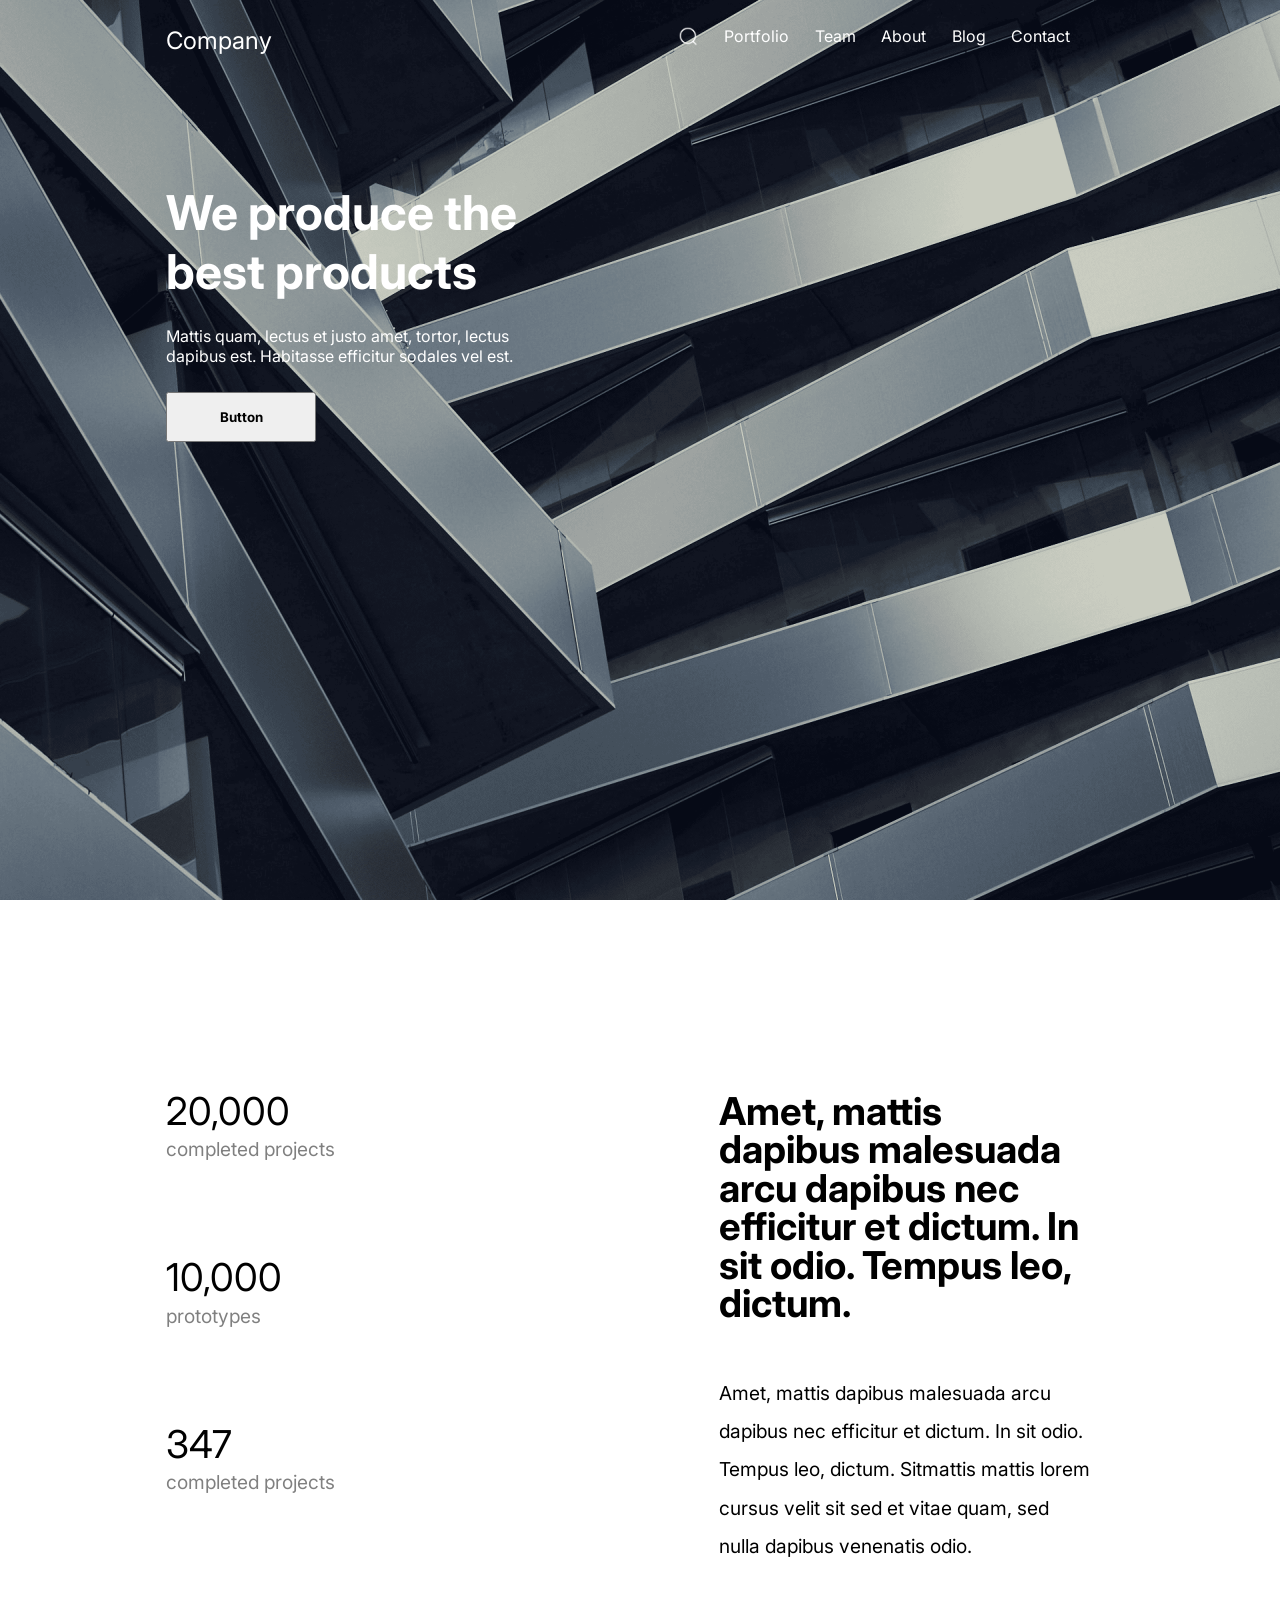
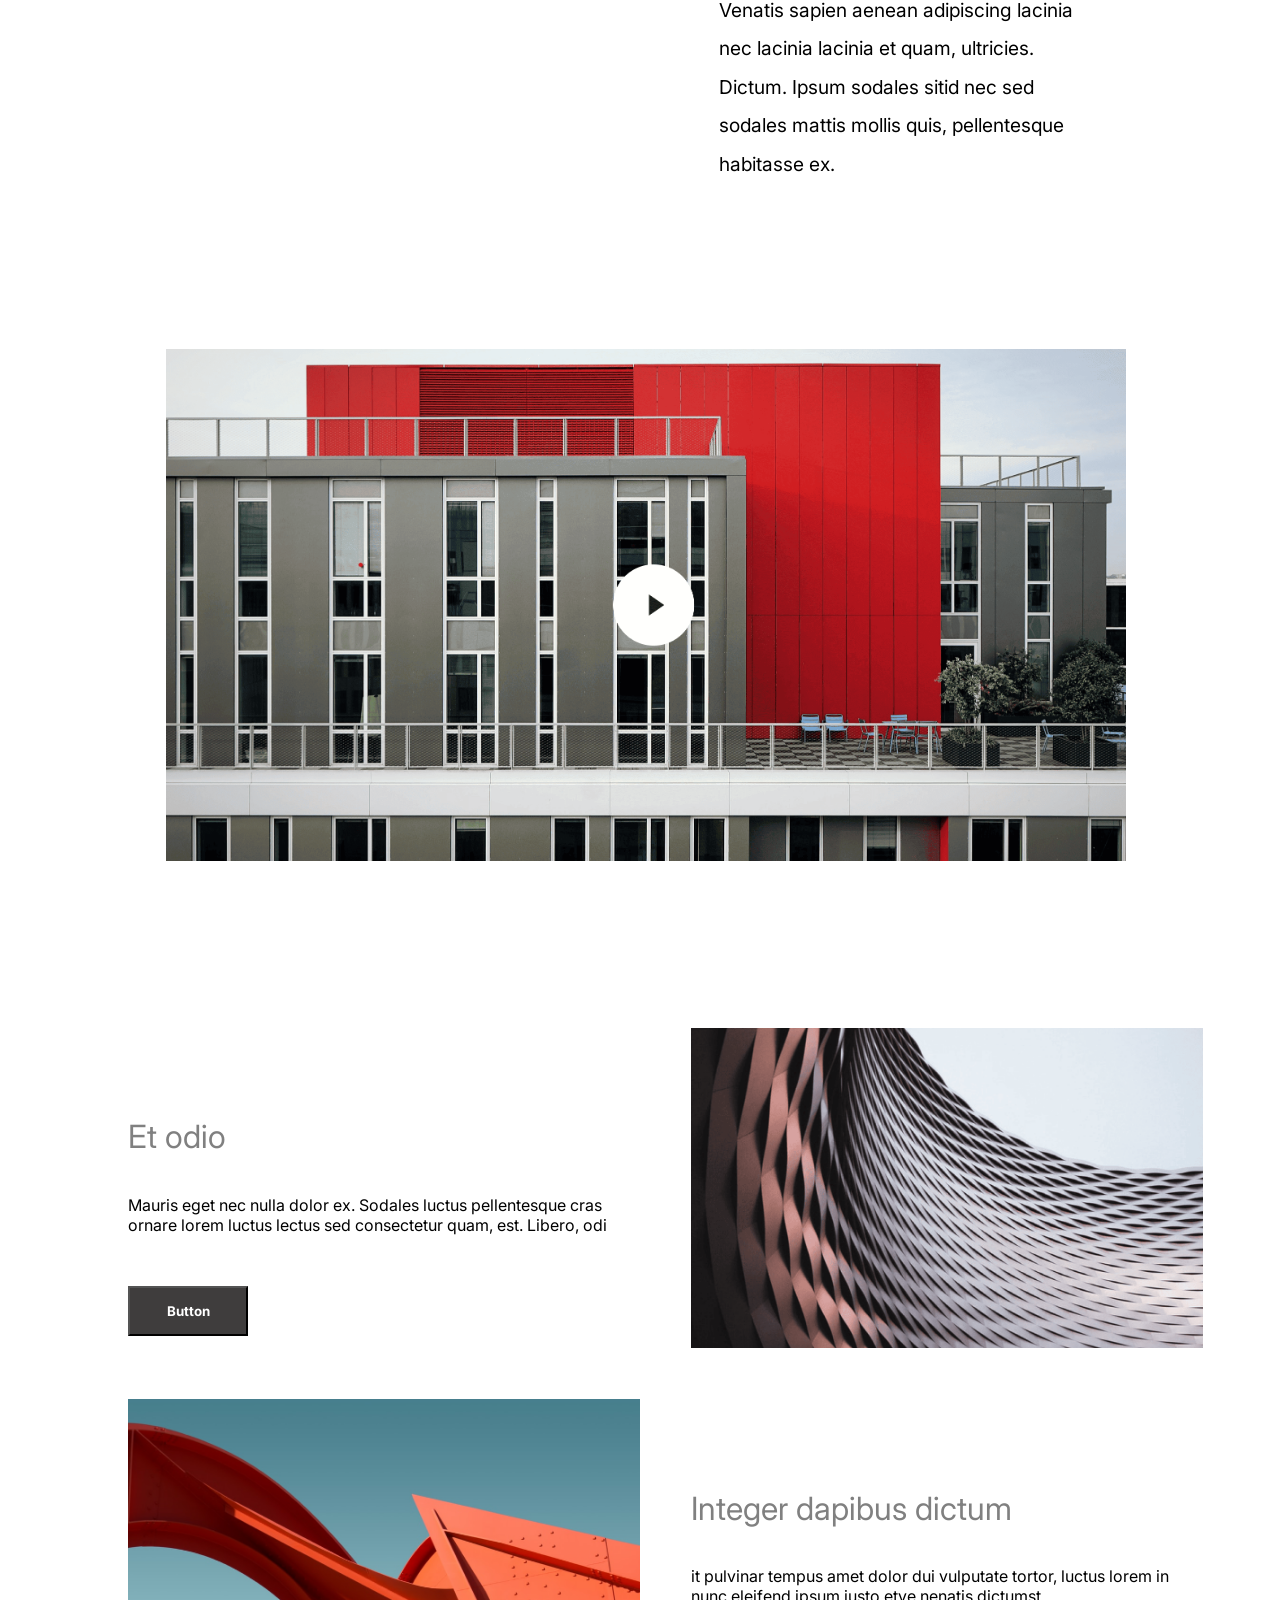
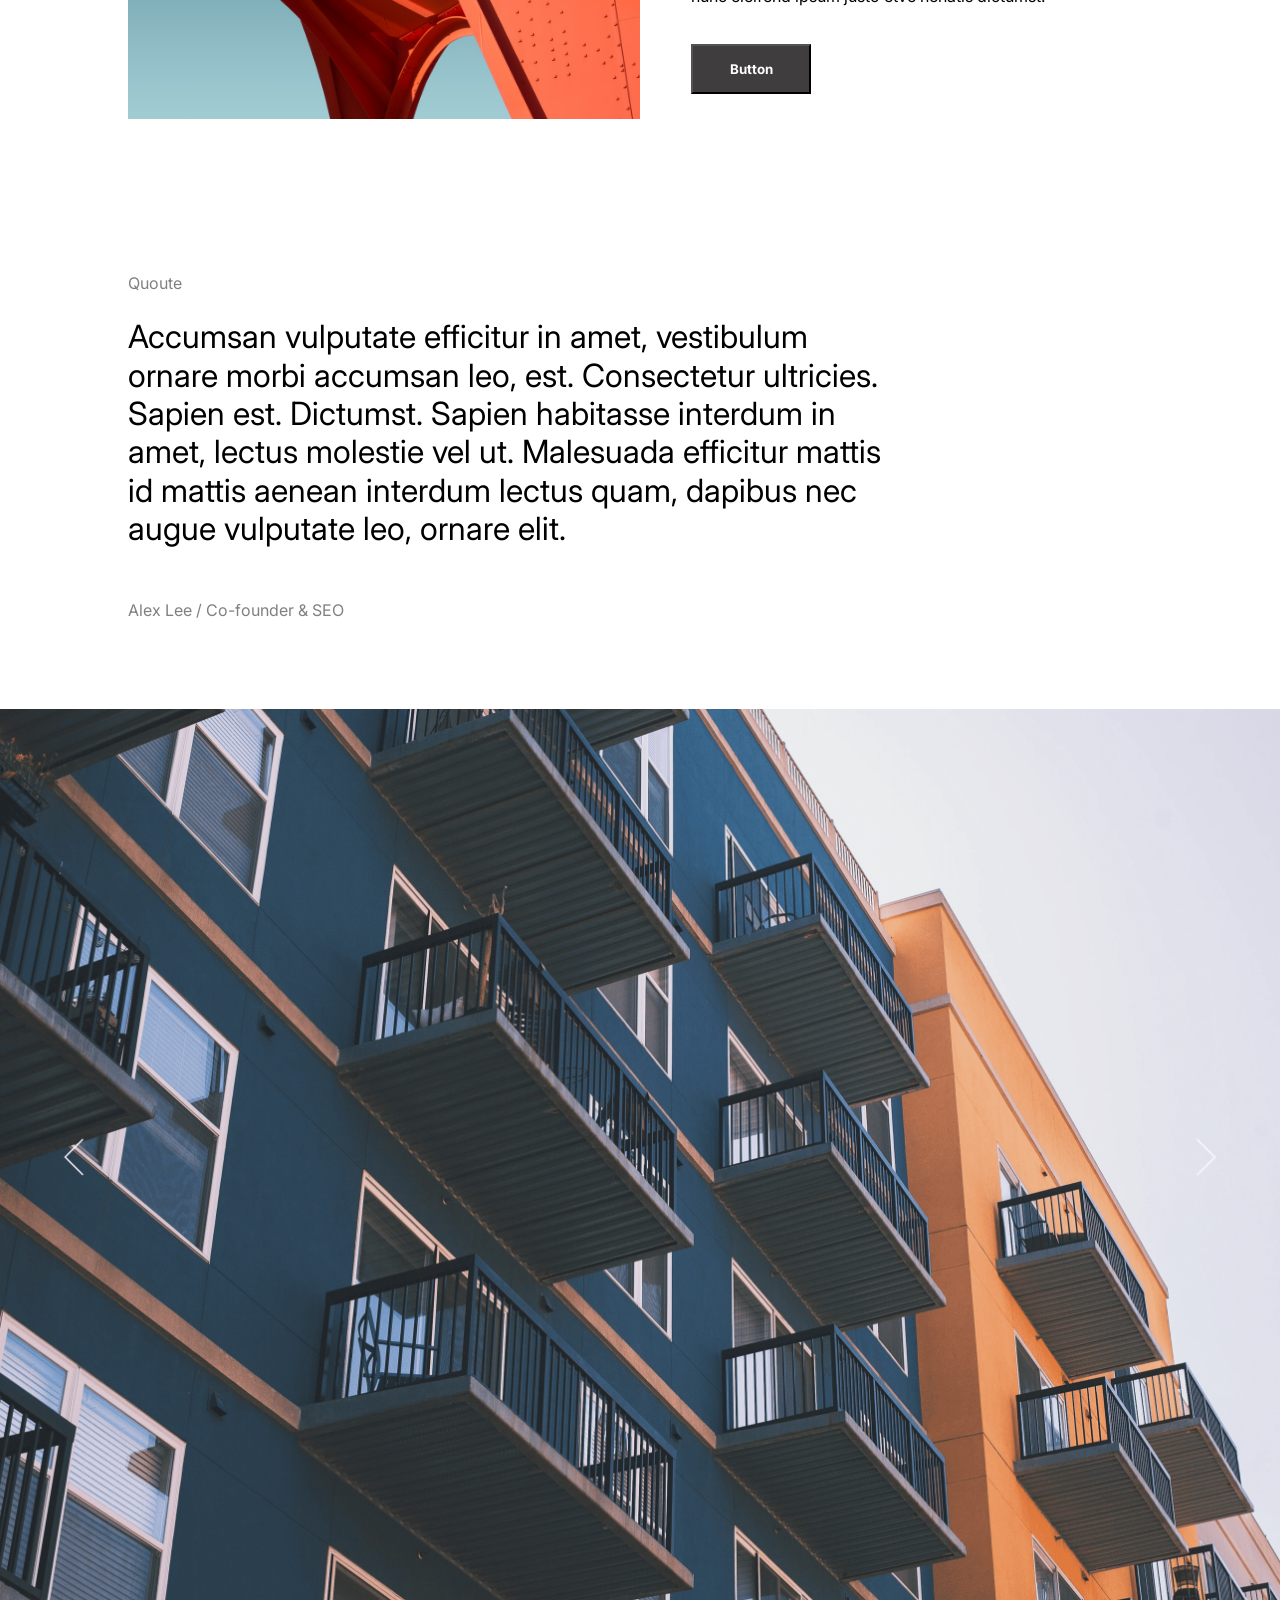
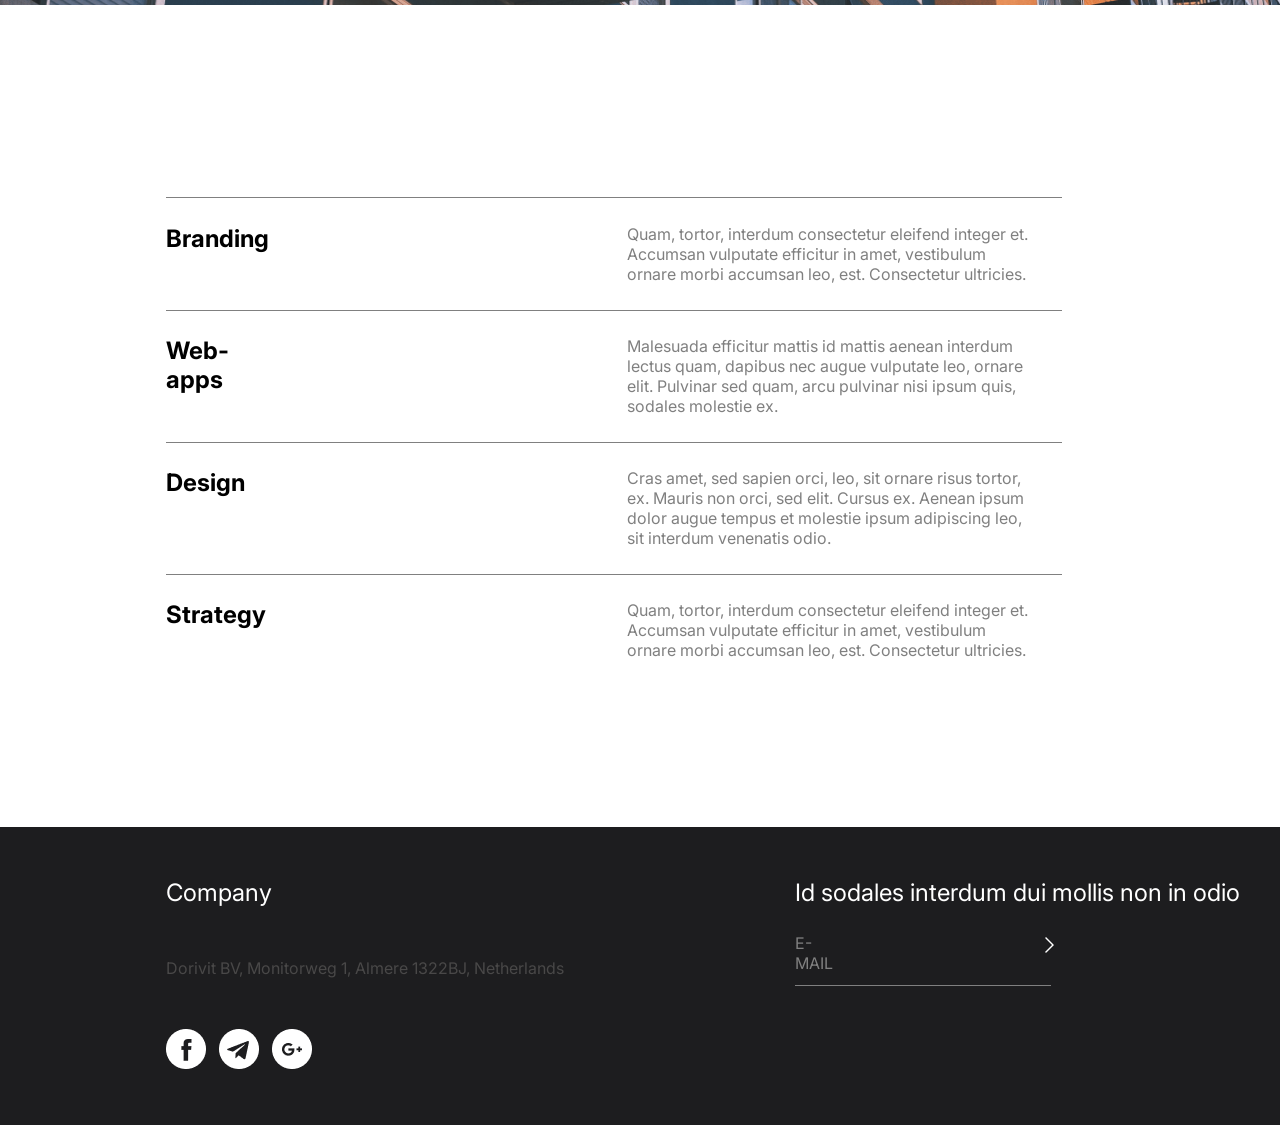
<file: figma.html>
<!DOCTYPE html>
<html lang="en">

<head>
    <meta charset="UTF-8">
    <meta name="viewport" content="width=device-width, initial-scale=1.0">
    <title>Document</title>
    <link rel="stylesheet" href="figma.css">
    <link href='https://fonts.googleapis.com/css?family=Inter' rel='stylesheet'>
</head>

<body>
    <div class="fon">
        <header>
            <div class="logo">Company</div>
            <span class="text">
                <div class="search"></div>
                <div>Portfolio</div>
                <div>Team</div>
                <div>About</div>
                <div>Blog</div>
                <div>Contact</div>
            </span>
        </header>
        <div class="one_page">
            <div>
                <h1>We produce the best products</h1>
                <p>Mattis quam, lectus et justo amet, tortor, lectus dapibus est. Habitasse efficitur sodales vel est.
                </p>
                <button class="btn_1" type="button">Button</button>
            </div>
        </div>
    </div>
    <div class="text_below_one_page">
        <div class="left_text_below_one_page">
            <div class="twenty_thousand">20,000</div>
            <div class="completed">completed projects</div>
            <div class="ten_thousand">10,000</div>
            <div class="prototypes">prototypes</div>
            <div class="three_hundred">347</div>
            <div class="projects">completed projects</div>
        </div>
        <div class="right_text_below_one_page">
            <div class="latin_text_one">Amet, mattis dapibus malesuada arcu dapibus nec efficitur et dictum. In sit
                odio. Tempus leo, dictum.
            </div>
            <div class="latin_text_two">Amet, mattis dapibus malesuada arcu dapibus nec efficitur et dictum. In sit
                odio. Tempus leo,
                dictum. Sitmattis mattis lorem cursus velit sit sed et vitae quam, sed nulla dapibus venenatis odio.
            </div>
            <div class="latin_text_three">Venatis sapien aenean adipiscing lacinia nec lacinia lacinia et quam,
                ultricies. Dictum. Ipsum
                sodales sitid nec sed sodales mattis mollis quis, pellentesque habitasse ex.</div>
        </div>
    </div>

    <div class="video"> </div>

    <div class="example">
        <div class="left_one">
            <div class="text_example_left_one">Et odio</div>
            <div class="text_example_left_two">Mauris eget nec nulla dolor ex. Sodales luctus pellentesque cras ornare
                lorem luctus lectus sed consectetur quam, est. Libero, odi</div>
            <button class="btn_2" type="button">Button</button>
        </div>

        <div class="Rectangle_5"></div>
        <div class="Rectangle_6"></div>

        <div class="left_two">
            <div class="text_example_right_one">Integer dapibus dictum</div>
            <div class="text_example_right_two">it pulvinar tempus amet dolor dui vulputate tortor, luctus lorem in nunc
                eleifend ipsum justo etve nenatis dictumst. </div>
            <button class="btn_3" type="button">Button</button>
        </div>
    </div>
    <div class="five_page">
        <div>
            <div class="five_page_one_text">Quoute</div>
            <div class="five_page_two_text">Accumsan vulputate efficitur in amet, vestibulum ornare morbi accumsan leo,
                est.
                Consectetur ultricies.
                Sapien est. Dictumst. Sapien habitasse interdum in amet, lectus molestie vel ut. Malesuada efficitur
                mattis
                id mattis aenean interdum lectus quam, dapibus nec augue vulputate leo, ornare elit. </div>
            <div class="five_page_three_text">Alex Lee / Co-founder & SEO</div>
        </div>
    </div>
    <div class="Slider"></div>
    <div class="Branding">
        <div>
            <div class="one_line"></div>
            <div class="last_one">
                <div class="last_one_left">Branding</div>
                <div class="last_one_right">Quam, tortor, interdum consectetur eleifend integer et. Accumsan vulputate
                    efficitur
                    in amet, vestibulum
                    ornare morbi accumsan leo, est. Consectetur ultricies.</div>
            </div>
            <div class="two_line"></div>
            <div class="last_two">
                <div class="last_two_left">Web-apps</div>
                <div class="last_two_right">Malesuada efficitur mattis id mattis aenean interdum lectus quam, dapibus
                    nec
                    augue
                    vulputate leo, ornare elit. Pulvinar sed quam, arcu pulvinar nisi ipsum quis, sodales molestie ex.
                </div>
            </div>
            <div class="three_line"></div>
            <div class="last_three">
                <div class="last_three_left">Design</div>
                <div class="last_three_right">Cras amet, sed sapien orci, leo, sit ornare risus tortor, ex. Mauris non
                    orci,
                    sed
                    elit. Cursus ex. Aenean ipsum dolor augue tempus et molestie ipsum adipiscing leo, sit interdum
                    venenatis
                    odio.</div>
            </div>
            <div class="four_line"></div>
            <div class="last_four">
                <div class="last_four_left">Strategy</div>
                <div class="last_four_right">Quam, tortor, interdum consectetur eleifend integer et. Accumsan vulputate
                    efficitur in amet, vestibulum ornare morbi accumsan leo, est. Consectetur ultricies.</div>
            </div>
        </div>
    </div>
    <footer>
        <div class="left_part_footer">
            <div class="left_part_footer_one_text">Company</div>
            <div class="left_part_footer_two_text">Dorivit BV, Monitorweg 1, Almere 1322BJ, Netherlands</div>
            <div class="social">
                <div class="facebook"><img src="img/Facebook.png" alt=""></div>
                <div class="tg"><img src="img/Telegram.png" alt=""></div>
                <div class="google"><img src="img/Google +.png" alt=""></div>
            </div>
        </div>
        <div class="right_part_footer">
            <div class="right_part_footer_one_text">Id sodales interdum dui mollis non in odio</div>
            <div class="email">
                <div class="text_email">E-MAIL</div>
                <div class="enter"><img src="img/Arrow.png" alt=""></div>
            </div>
            <div class="line_email"></div>
        </div>

    </footer>
</body>

</html>
</file>
<file: figma.css>
* {
    padding: 0;
    margin: 0;
    box-sizing: border-box;
    font-family: 'Inter';
}


.fon {
    background-image: url("img/Rectangle.png");
    background-repeat: no-repeat;
    background-size: cover;
    background-position: center center;
    height: 100vh;

    @media(max-width: 830px) {
        height: 50vh;
    }
}

header {
    display: flex;
    padding-top: 2vw;
    padding-left: 13vw;

    @media(max-width: 830px) {
        font-size: 50%;
    }
}


.logo {
    color: white;
    margin-left: 0;
    font-size: 150%;
    width: 10vw;

}

.text {
    display: flex;
    color: white;
    gap: 2vw;
    margin-left: 30vw;
    @media(max-width: 830px) {
        margin-left: 25vw;
    }
}

.one_page {
    display: flex;
    margin-left: 13vw;

    @media(max-width: 830px) {
        font-size: 50%;
    }
}

.search {
    background-image: url("img/Search.png");
    background-repeat: no-repeat;
    background-size: cover;
    width: 3vw;
    height: 3vw;

    @media(min-width: 830px) {
        width: 20px;
        height: 20px;
    }
}

h1 {
    margin-top: 10vw;
    color: white;
    width: 30vw;
    font-size: 300%;
}

p {
    color: white;
    width: 30vw;
    margin-top: 2vw;
}

.btn_1 {
    margin-top: 2vw;
    width: 150px;
    height: 50px;
    font-weight: bold;
}

.text_below_one_page {
    display: flex;
    margin-left: 13vw;
    margin-top: 15vw;
    flex-wrap: wrap-reverse;
    gap: 30vw;
    line-height: 3vw;
    font-size: 120%;

    @media(max-width: 830px) {
        font-size: 50%;
    }
}

.right_text_below_one_page {
    width: 29vw;
}

.latin_text_one {
    font-size: 200%;
    font-weight: bold;
}

.latin_text_two {
    margin-top: 4vw;
}

.latin_text_three {
    margin-top: 2vw;
}

.completed {
    color: gray;
}

.prototypes {
    color: gray;
}

.projects {
    color: gray;
}

.twenty_thousand {
    font-size: 200%;
}

.ten_thousand {
    font-size: 200%;
    margin-top: 7vw;
}

.three_hundred {
    font-size: 200%;
    margin-top: 7vw;

}

.video {
    background-image: url("img/Видеоплеер.png");
    background-size: cover;
    height: 40vw;
    width: 75vw;
    margin-left: 13vw;
    margin-top: 13vw;
    margin-bottom: 13vw;
}

.example {
    display: grid;
    grid-template-columns: repeat(2, 40vw);
    grid-template-rows: repeat(2, 25vw);
    grid-column-gap: 4vw;
    grid-row-gap: 4vw;
    margin-left: 10vw;

    @media(max-width: 830px) {
        font-size: 50%;
    }
}

.text_example_left_one {
    color: gray;
    font-size: 200%;
    margin-bottom: 3vw;
    margin-top: 7vw;

    @media(max-width: 830px) {
        margin-top: 3vw;
    }
}

.left_one {
    @media(max-width: 830px) {
        font-size: 60%;
    }
}

.left_two {
    @media(max-width: 830px) {
        font-size: 60%;
    }
}

.text_example_left_two {
    width: 38vw;
    margin-bottom: 4vw;
}

.text_example_right_one {
    color: gray;
    font-size: 200%;
    margin-bottom: 3vw;
    margin-top: 7vw;

    @media(max-width: 830px) {
        margin-top: 3vw;
    }
}

.text_example_right_two {
    width: 38vw;
    margin-bottom: 3vw;
}

.Rectangle_5 {
    background-image: url("img/Rectangle 5.png");
    background-size: cover;
}

.Rectangle_6 {
    background-image: url("img/Rectangle 6.png");
    background-size: cover;
}

.btn_2 {
    width: 120px;
    height: 50px;
    font-weight: bold;
    background-color: rgb(63, 61, 61);
    color: white;

    @media(max-width: 830px) {
        width: 60px;
        height: 25px;
    }
}

.btn_3 {
    width: 120px;
    height: 50px;
    font-weight: bold;
    background-color: rgb(63, 61, 61);
    color: white;

    @media(max-width: 830px) {
        width: 60px;
        height: 25px;
    }
}

.five_page {
    display: flex;
    margin-top: 12vw;
    margin-left: 10vw;

    @media(max-width: 830px) {
        font-size: 50%;
    }
}

.five_page_one_text {
    margin-bottom: 2vw;
    color: gray;
}

.five_page_two_text {
    width: 60vw;
    line-height: 3vw;
    margin-bottom: 4vw;
    font-size: 200%;

    @media(max-width: 830px) {
        font-size: 120%;
    }
}

.five_page_three_text {
    color: gray;
    margin-bottom: 7vw;
}

.Slider {
    background-image: url("img/slider.png");
    background-repeat: no-repeat;
    background-size: cover;
    background-position: center center;
    position: relative;
    height: 70vw;
}

.Branding {
    margin-left: 13vw;
    margin-bottom: 13vw;

    @media(max-width: 830px) {
        font-size: 50%;
    }
}

.one_line {
    margin-top: 15vw;
    width: 70vw;
    border-top: 1px solid gray;
}

.last_one {
    display: flex;
    margin-top: 2vw;
    margin-bottom: 2vw;
}

.last_one_left {
    font-weight: bold;
    font-size: 150%;
    width: 1vw;
}

.last_one_right {
    margin-left: 35vw;
    width: 32vw;
    color: gray;
}

.two_line {
    width: 70vw;
    border-top: 1px solid gray;
}

.last_two {
    display: flex;
    margin-top: 2vw;
    margin-bottom: 2vw;
}

.last_two_left {
    font-weight: bold;
    font-size: 150%;
    width: 1vw;
}

.last_two_right {
    margin-left: 35vw;
    width: 32vw;
    color: gray;
}

.three_line {
    width: 70vw;
    border-top: 1px solid gray;
}

.last_three {
    display: flex;
    margin-top: 2vw;
    margin-bottom: 2vw;
}

.last_three_left {
    font-weight: bold;
    font-size: 150%;
    width: 1vw;
}

.last_three_right {
    margin-left: 35vw;
    width: 32vw;
    color: gray;
}

.four_line {
    width: 70vw;
    border-top: 1px solid gray;
}

.last_four {
    display: flex;
    margin-top: 2vw;
    margin-bottom: 2vw;
}

.last_four_left {
    font-weight: bold;
    font-size: 150%;
    width: 1vw;
}

.last_four_right {
    margin-left: 35vw;
    width: 32vw;
    color: gray;
}

footer {
    padding-top: 4vw;
    background-color: #1d1d1f;
    display: flex;
    padding-left: 13vw;
    padding-bottom: 4vw;

    @media(max-width: 830px) {
        font-size: 50%;
    }
}

.left_part_footer_one_text {
    color: white;
    margin-bottom: 4vw;
    font-size: 150%;
}

.left_part_footer_two_text {
    color: rgb(73, 72, 72);
    margin-bottom: 4vw;
}

.tg {
    background-repeat: no-repeat;
}

.facebook {
    background-repeat: no-repeat;
}

.google {
    background-repeat: no-repeat;
}

.social {
    display: flex;
    flex-wrap: wrap-reverse;
    gap: 1vw;
}

.right_part_footer {
    margin-left: 18vw;
}

.right_part_footer_one_text {
    color: white;
    font-size: 150%;
}

.email {
    display: flex;
    margin-top: 2vw;
}

.text_email {
    color: gray;
    width: 4vw;
}

.enter {
    margin-left: 15vw;
}

.line_email {
    margin-top: 1vw;
    width: 20vw;
    border-top: 1px solid gray;
}
</file>
